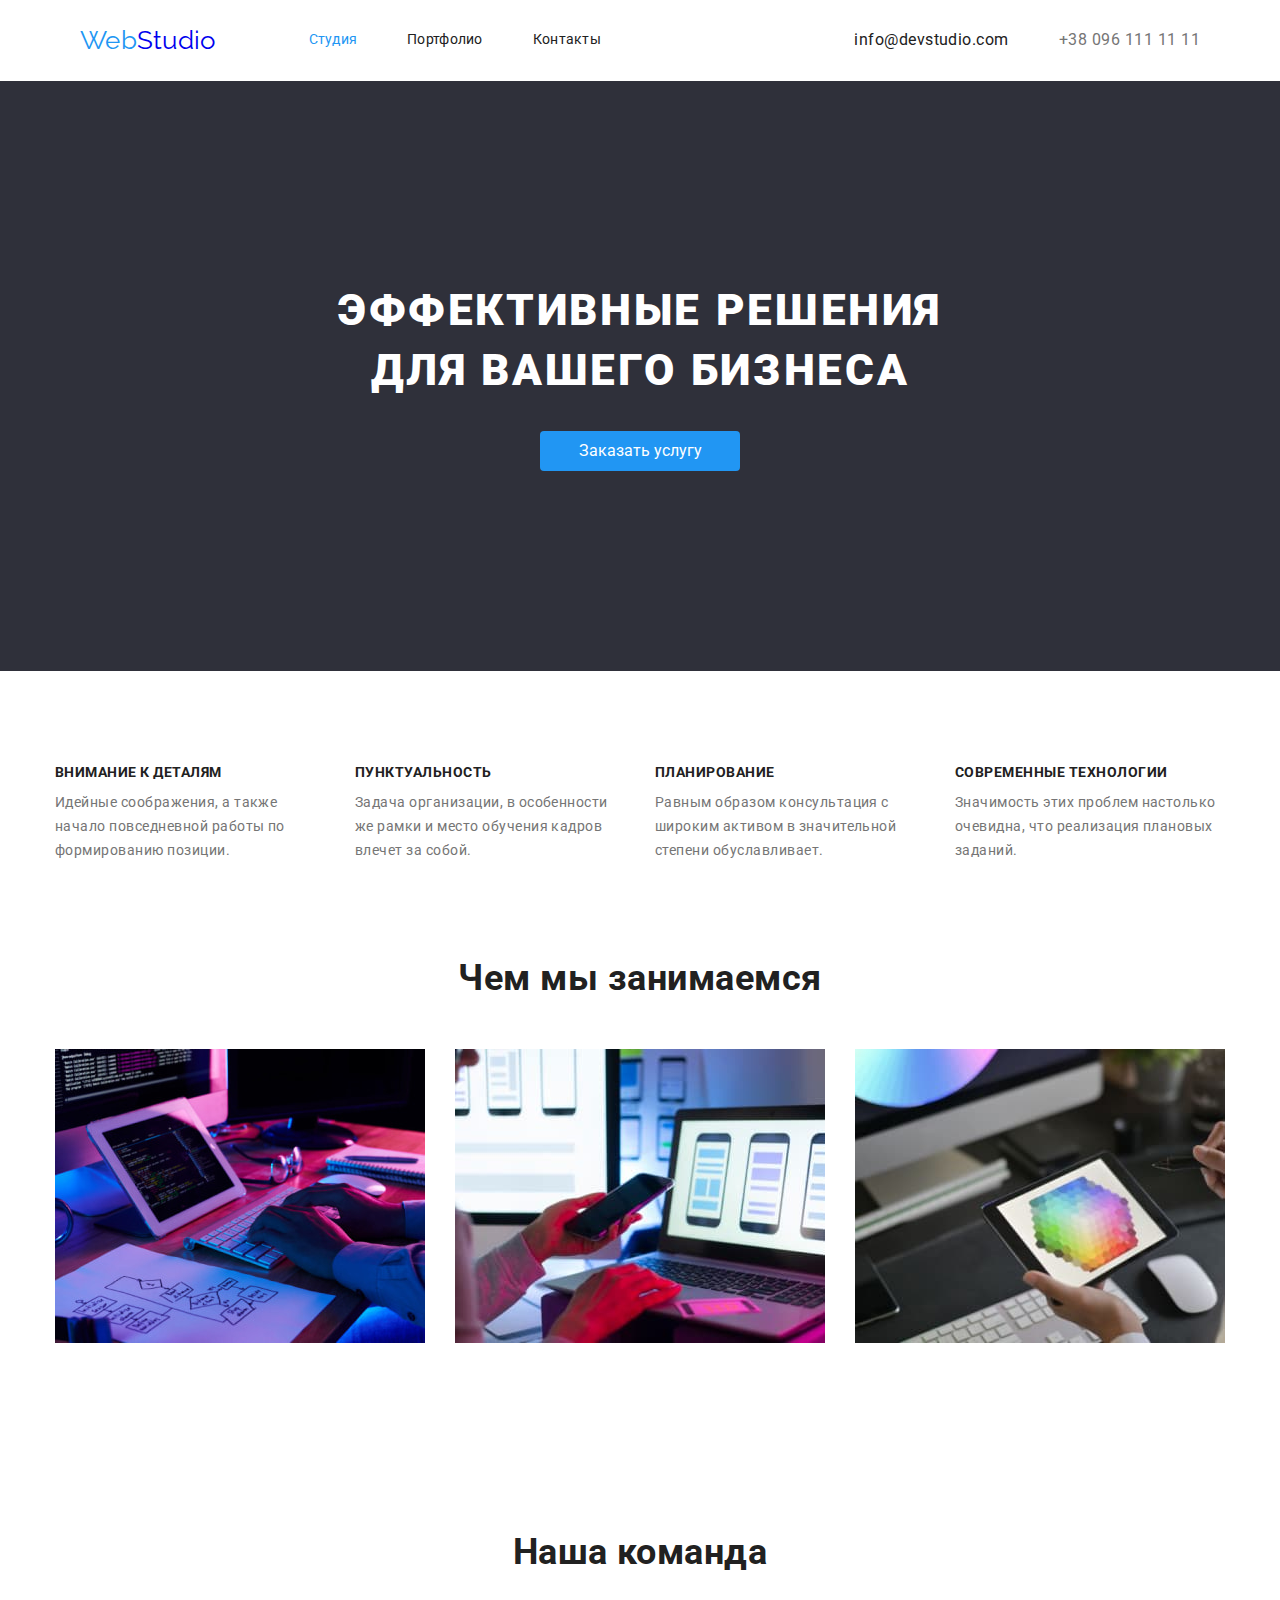
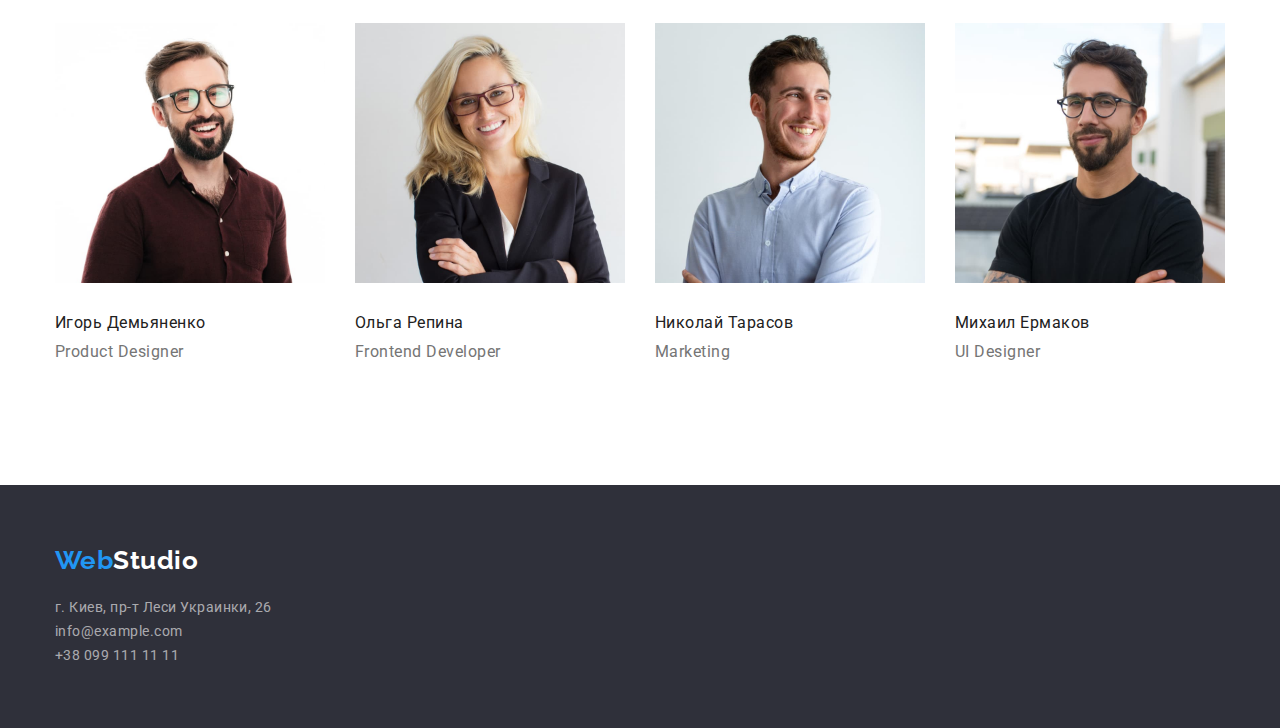
<file: index.html>
<!DOCTYPE html>
<html lang="ru">
  <head>
    <meta charset="UTF-8" />
    <meta name="viewport" content="width=device-width, initial-scale=1.0" />
    <link
      href="https://fonts.googleapis.com/css2?family=Raleway:wght@700&family=Roboto:wght@500;700&display=swap"
      rel="stylesheet"
    />
    <link rel="stylesheet" href="./css/modernnormalize.css" />
    <link rel="stylesheet" href="./css/styles.css" />
    <title>Document</title>
  </head>
  <body>
    <header>
      <!-- главная навигация -->
      <div class="container">
        <div class="flexbox-header">
          <nav class="nav">
            <a class="logo" href="./index.html"
              ><span class="web">Web</span>Studio</a
            >
            <ul class="list list-flexbox">
              <li class="item"><a class="link current" href="">Студия</a></li>
              <li class="item">
                <a class="link" href="./portfolio.html">Портфолио</a>
              </li>
              <li class="item">
                <a class="link" href="#contacts">Контакты</a>
              </li>
            </ul>
          </nav>

          <address class="address">
            <a class="link" href="mailto:info@devstudio.com"
              >info@devstudio.com</a
            >
            <br />
            <a class="telephone-link link" href="tel:+380961111111"
              >+38 096 111 11 11</a
            >
          </address>
        </div>
      </div>
    </header>
    <main>
      <article>
        <!-- герой -->
        <section class="hero">
          <div class="container hero-section">
            <h1 class="hero-title">ЭФФЕКТИВНЫЕ РЕШЕНИЯ ДЛЯ ВАШЕГО БИЗНЕСА</h1>
            <button class="button" type="button">Заказать услугу</button>
          </div>
        </section>
        <!-- особенности компании -->
        <section class="section">
          <div class="container">
            <h2 class="title-hidden">ОСОБЕННОСТИ</h2>
            <ul class="list flexbox">
              <li class="item-special">
                <h3 class="title-small-section">ВНИМАНИЕ К ДЕТАЛЯМ</h3>
                <p class="text special-section">
                  Идейные соображения, а также начало повседневной работы по
                  формированию позиции.
                </p>
              </li>
              <li class="item-special">
                <h3 class="title-small-section">ПУНКТУАЛЬНОСТЬ</h3>
                <p class="text special-section">
                  Задача организации, в особенности же рамки и место обучения
                  кадров влечет за собой.
                </p>
              </li>
              <li class="item-special">
                <h3 class="title-small-section">ПЛАНИРОВАНИЕ</h3>
                <p class="text special-section">
                  Равным образом консультация с широким активом в значительной
                  степени обуславливает.
                </p>
              </li>
              <li class="item-special">
                <h3 class="title-small-section">СОВРЕМЕННЫЕ ТЕХНОЛОГИИ</h3>
                <p class="text special-section">
                  Значимость этих проблем настолько очевидна, что реализация
                  плановых заданий.
                </p>
              </li>
            </ul>
          </div>
        </section>
        <!-- чем занимается компания -->
        <section class="section no-padding">
          <div class="container">
            <h2 class="title-section">Чем мы занимаемся</h2>
            <ul class="list flexbox">
              <li class="item-company">
                <a href="">
                  <img
                    src="./images/img.jpg"
                    alt="кодирование"
                    width="370"
                    height="295"
                  />
                </a>
              </li>
              <li class="item-company">
                <a href="">
                  <img
                    src="./images/box2.jpg"
                    alt="создание мобильных приложений"
                    width="370"
                    height="295"
                  />
                </a>
              </li>
              <li class="item-company">
                <a href="">
                  <img
                    src="./images/box3.jpg"
                    alt="палитра цветов"
                    width="370"
                    height="295"
                  />
                </a>
              </li>
            </ul>
          </div>
        </section>
        <!-- фото и ссылки на команду -->
        <section class="section">
          <div class="container">
            <h2 class="title-section">Наша команда</h2>
            <ul class="list flexbox">
              <li class="item-special">
                <a href="">
                  <img
                    class="team-image"
                    src="./images/imgteam1.jpg"
                    alt="Игорь Демьяненко"
                    width="270"
                    height="260"
                  />
                </a>
                <h3 class="title-team">Игорь Демьяненко</h3>
                <p class="text text-team">Product Designer</p>
              </li>
              <li class="item-special">
                <a href="">
                  <img
                    class="team-image"
                    src="./images/imgteam2.jpg"
                    alt="Ольга Репина"
                    width="270"
                    height="260"
                  />
                </a>
                <h3 class="title-team">Ольга Репина</h3>
                <p class="text text-team">Frontend Developer</p>
              </li>
              <li class="item-special">
                <a href="">
                  <img
                    class="team-image"
                    src="./images/imgteam3.jpg"
                    alt="Николай Тарасов"
                    width="270"
                    height="260"
                  />
                </a>
                <h3 class="title-team">Николай Тарасов</h3>
                <p class="text text-team">Marketing</p>
              </li>
              <li class="item-special">
                <a href="">
                  <img
                    class="team-image"
                    src="./images/imgteam4.jpg"
                    alt="Михаил Ермаков"
                    width="270"
                    height="260"
                  />
                </a>
                <h3 class="title-team">Михаил Ермаков</h3>
                <p class="text text-team">UI Designer</p>
              </li>
            </ul>
          </div>
        </section>
      </article>
    </main>
    <footer class="footer">
      <!-- футер -->
      <div class="container">
        <h2 class="logo title-footer"><span class="web">Web</span>Studio</h2>
        <address class="text-address" id="contacts">
          г. Киев, пр-т Леси Украинки, 26 <br />
          info@example.com <br />
          +38 099 111 11 11
        </address>
      </div>
    </footer>
  </body>
</html>
</file>
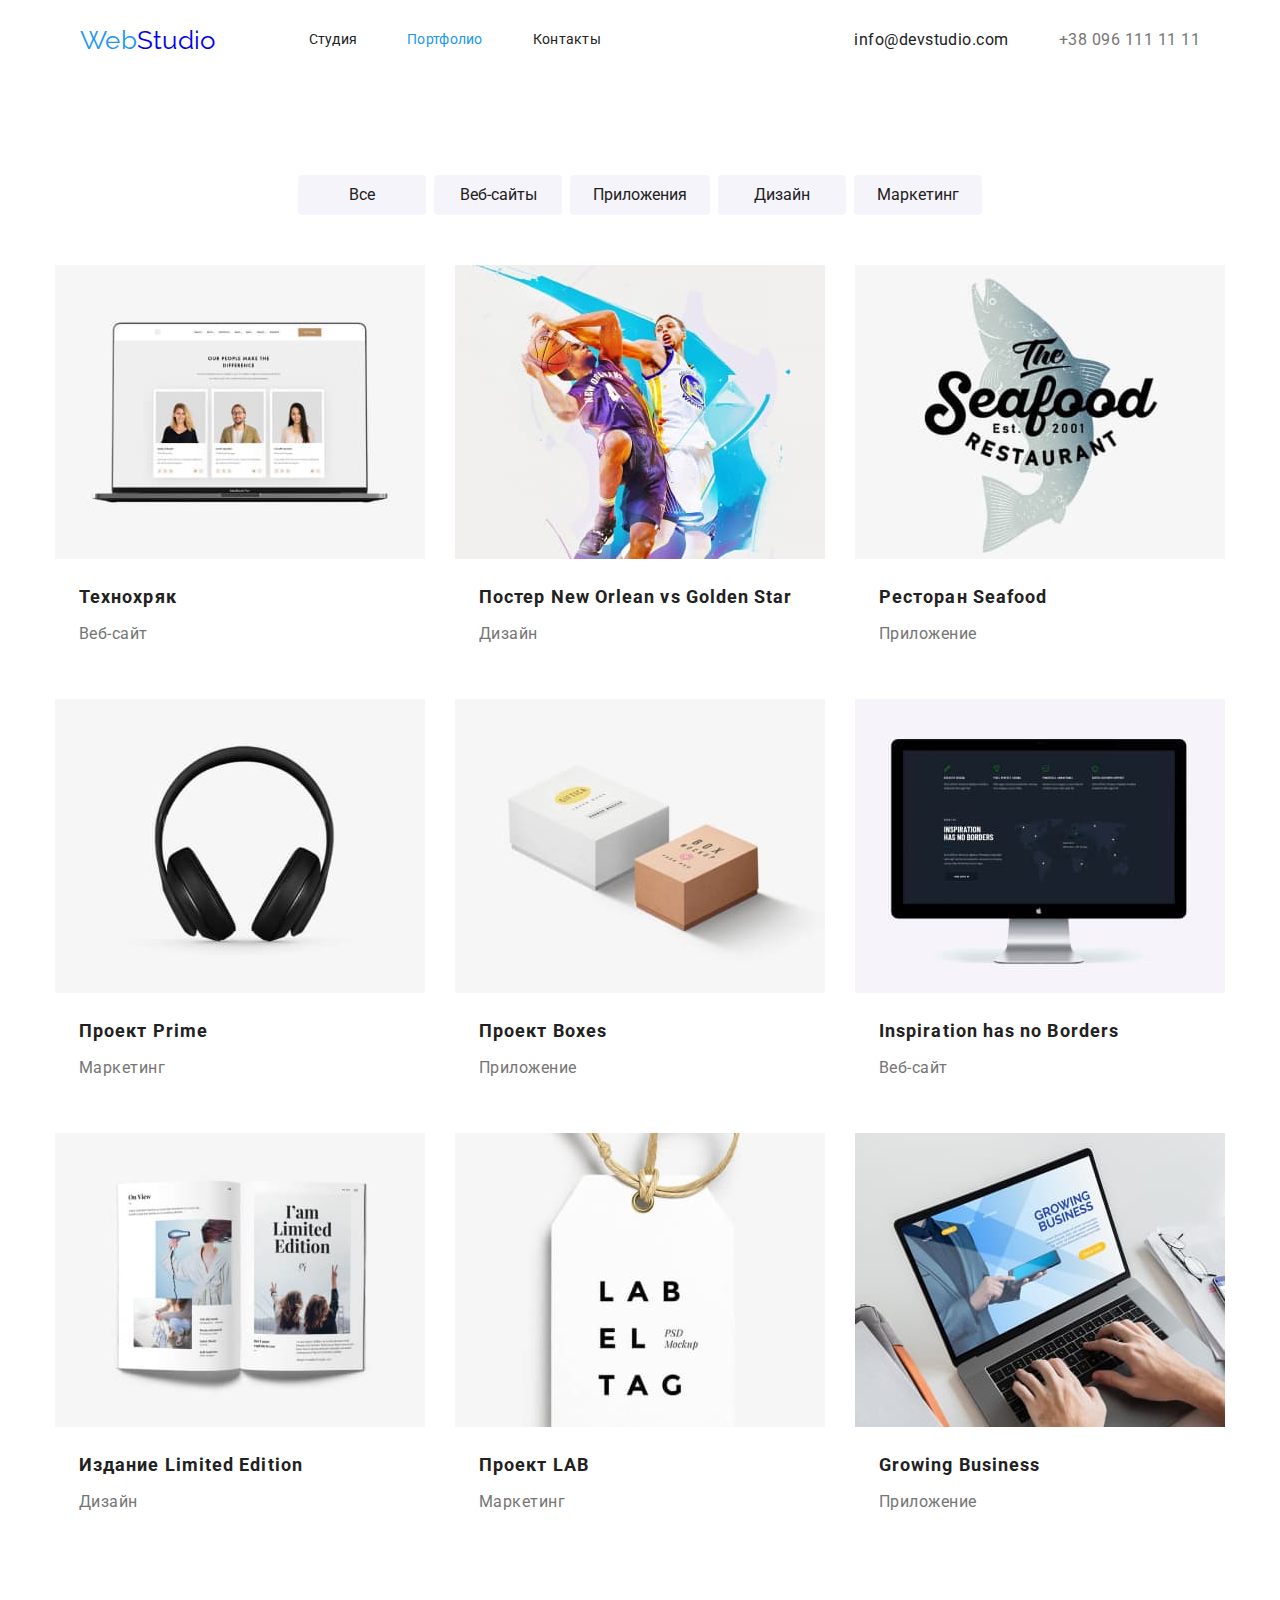
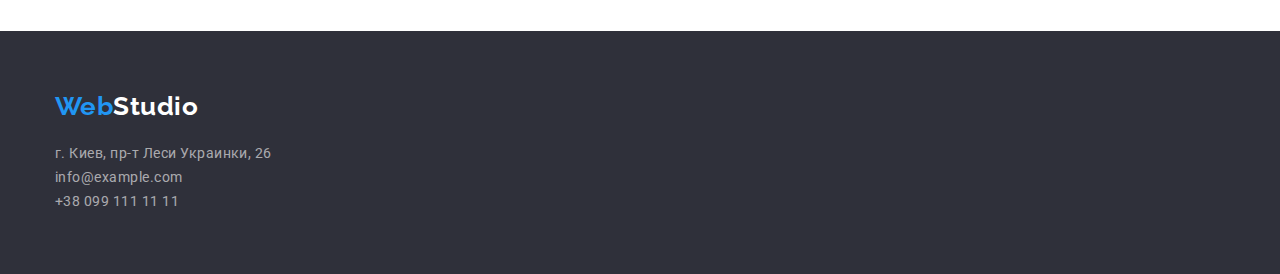
<file: portfolio.html>
<!DOCTYPE html>
<html lang="ru">
  <head>
    <meta charset="UTF-8" />
    <meta name="viewport" content="width=device-width, initial-scale=1.0" />
    <link
      href="https://fonts.googleapis.com/css2?family=Raleway:wght@700&family=Roboto:wght@500;700&display=swap"
      rel="stylesheet"
    />
    <link rel="stylesheet" href="./css/modernnormalize.css" />
    <link rel="stylesheet" href="./css/styles.css" />
    <title>Document</title>
  </head>
  <body>
    <header>
      <!-- главная навигация -->
      <div class="container padding-portfolio">
        <div class="flexbox-header">
          <nav class="nav">
            <a class="logo" href="./index.html"
              ><span class="web">Web</span>Studio</a
            >
            <ul class="list list-flexbox">
              <li class="item">
                <a class="link" href="./index.html">Студия</a>
              </li>
              <li class="item">
                <a class="link current" href="./portfolio.html">Портфолио</a>
              </li>
              <li class="item">
                <a class="link" href="#contacts">Контакты</a>
              </li>
            </ul>
          </nav>

          <address class="address">
            <a class="link" href="mailto:info@devstudio.com"
              >info@devstudio.com</a
            >
            <br />
            <a class="telephone-link link" href="tel:+380961111111"
              >+38 096 111 11 11</a
            >
          </address>
        </div>
      </div>
    </header>
    <main>
      <article>
        <!--фильтр -->
        <div class="container padding-portfolio">
          <ul class="list flexbox-buttonport">
            <li class="item-button">
              <button class="button-port" type="button">Все</button>
            </li>
            <li class="item-button">
              <button class="button-port" type="button">Веб-сайты</button>
            </li>
            <li class="item-button">
              <button class="button-port" type="button">Приложения</button>
            </li>
            <li class="item-button">
              <button class="button-port" type="button">Дизайн</button>
            </li>
            <li class="item-button">
              <button class="button-port" type="button">Маркетинг</button>
            </li>
          </ul>
          <section>
            <!-- список приложений  -->
            <ul class="list flexbox-app">
              <li class="item-app">
                <a href=""
                  ><img
                    src="./images/img-porrtf-1.jpg"
                    alt="иконки"
                    width="370"
                    height="295"
                  />
                  <div class="text-container">
                    <h2 class="title-app">Технохряк</h2>
                    <p class="text-app">Веб-сайт</p>
                  </div>
                </a>
              </li>
              <li class="item-app">
                <a href=""
                  ><img
                    src="./images/img-porrtf-2.jpg"
                    alt="баскетболисты"
                    width="370"
                    height="295"
                  />
                  <div class="text-container">
                    <h2 class="title-app">Постер New Orlean vs Golden Star</h2>
                    <p class="text-app">Дизайн</p>
                  </div>
                </a>
              </li>
              <li class="item-app">
                <a href=""
                  ><img
                    src="./images/img-porrtf-3.jpg"
                    alt="логотип"
                    width="370"
                    height="295"
                  />
                  <div class="text-container">
                    <h2 class="title-app">Ресторан Seafood</h2>
                    <p class="text-app">Приложение</p>
                  </div>
                </a>
              </li>
              <li class="item-app">
                <a href=""
                  ><img
                    src="./images/img-porrtf-4.jpg"
                    alt="наушники"
                    width="370"
                    height="295"
                  />
                  <div class="text-container">
                    <h2 class="title-app">Проект Prime</h2>
                    <p class="text-app">Маркетинг</p>
                  </div>
                </a>
              </li>
              <li class="item-app">
                <a href=""
                  ><img
                    src="./images/img-porrtf-5.jpg"
                    alt="коробки"
                    width="370"
                    height="295"
                  />
                  <div class="text-container">
                    <h2 class="title-app">Проект Boxes</h2>
                    <p class="text-app">Приложение</p>
                  </div>
                </a>
              </li>
              <li class="item-app">
                <a href=""
                  ><img
                    src="./images/img-porrtf-6.jpg"
                    alt="экран-компьютера"
                    width="370"
                    height="295"
                  />
                  <div class="text-container">
                    <h2 class="title-app">Inspiration has no Borders</h2>
                    <p class="text-app">Веб-сайт</p>
                  </div>
                </a>
              </li>
              <li class="item-app">
                <a href=""
                  ><img
                    src="./images/img-porrtf-7.jpg"
                    alt="книга"
                    width="370"
                    height="295"
                  />
                  <div class="text-container">
                    <h2 class="title-app">Издание Limited Edition</h2>
                    <p class="text-app">Дизайн</p>
                  </div>
                </a>
              </li>
              <li class="item-app">
                <a href=""
                  ><img
                    src="./images/img-porrtf-8.jpg"
                    alt="бирка"
                    width="370"
                    height="295"
                  />
                  <div class="text-container">
                    <h2 class="title-app">Проект LAB</h2>
                    <p class="text-app">Маркетинг</p>
                  </div>
                </a>
              </li>
              <li class="item-app">
                <a href=""
                  ><img
                    src="./images/img-porrtf-9.jpg"
                    alt="ноутбук"
                    width="370"
                    height="295"
                  />
                  <div class="text-container">
                    <h2 class="title-app">Growing Business</h2>
                    <p class="text-app">Приложение</p>
                  </div>
                </a>
              </li>
            </ul>
          </section>
        </div>
      </article>
    </main>
    <footer class="footer">
      <!-- футер -->
      <div class="container">
        <h2 class="logo title-footer"><span class="web">Web</span>Studio</h2>
        <address class="text-address" id="contacts">
          г. Киев, пр-т Леси Украинки, 26 <br />
          info@example.com <br />
          +38 099 111 11 11
        </address>
      </div>
    </footer>
  </body>
</html>
</file>
<file: css/styles.css>
:root {
  --primary-text-color: #757575;
  --title-text-color: #212121;
  --accent-color: #2196f3;
  --background-color: #ffffff;
  --background-hero-color: #2f303a;
  --our-team-back-color: #f5f4fa;
  --footer-back-color: #000000;
}

body {
  font-family: Roboto, serif;
  letter-spacing: 0.03em;

  color: var(--primary-text-color);
}

/* утилиты */

h2,
h3 {
  color: var(--title-text-color);
}

.list {
  list-style: none;
  margin: 0;
  padding: 0;
}

a {
  text-decoration: none;
}

img {
  display: block;
  max-width: 100%;
  height: auto;
}

.flexbox {
  display: flex;
}

/* главная навигация */

.container {
  margin-left: auto;
  margin-right: auto;
  width: 1200px;
  padding-left: 15px;
  padding-right: 15px;
}

.flexbox-header {
  display: flex;
  padding: 25px;
}

.flexbox-header > .address {
  margin-left: auto;
}

.nav {
  display: flex;

  font-size: 14px;
  line-height: 1.14;
  letter-spacing: 0.02em;
}

.nav > .logo {
  margin-right: 93px;
}

.logo {
  font-family: Raleway, sans-serif;
  font-size: 26px;
  line-height: 1.19;
}

.list-flexbox {
  display: flex;
  align-items: center;
}

.list-flexbox > .item:not(:last-child) {
  margin-right: 50px;
}

.link {
  color: var(--title-text-color);
}

.link:hover,
.link:focus,
.current,
.web {
  color: var(--accent-color);
}

.address {
  display: flex;
  align-items: center;

  font-style: normal;
}

.address > .link:not(:last-child) {
  margin-right: 50px;
}

.telephone-link {
  color: inherit;
}

/* герой */

.hero {
  text-align: center;

  color: var(--background-color);
  background-color: var(--background-hero-color);
}

.hero-section {
  padding-top: 200px;
  padding-bottom: 200px;
  margin-left: auto;
  margin-right: auto;
  max-width: 696px;
}

.hero-title {
  margin-top: 0;
  margin-bottom: 30px;

  font-weight: 900;
  font-size: 44px;
  line-height: 1.36;
  letter-spacing: 0.06em;
}

.button {
  display: inline-block;
  padding: 10px 32px;
  border-radius: 4px;
  border: 1px solid transparent;
  min-width: 200px;

  color: var(--background-color);
  background-color: var(--accent-color);

  text-align: center;
}

/* особенности компании */

.section {
  padding-top: 94px;
  padding-bottom: 94px;
}

.flexbox > .item-special:not(:last-child) {
  margin-right: 30px;
}

.flexbox > .item-special {
  width: calc((100% - 3 * 30px) / 4);
}

.title-hidden {
  margin: 0px;
  display: none;
}

.title-small-section {
  margin-top: 0px;
  margin-bottom: 10px;

  font-weight: 700;
  font-size: 14px;
  line-height: 1.14;
}

.special-section,
.text-address {
  font-size: 14px;
  line-height: 1.71;
}

.text {
  margin-top: 0px;
  margin-bottom: 0px;
}

/* чем занимается компания */

.section.no-padding {
  padding-top: 0px;
}

.title-section {
  margin-top: 0;
  margin-bottom: 50px;

  font-weight: 700;
  font-size: 36px;
  line-height: 1.17;
  text-align: center;
}

.flexbox > .item-company:not(:last-child) {
  margin-right: 30px;
}

.flexbox > .item-company {
  width: calc((100% - 2 * 30px) / 3);
}

/* фото и ссылки на команду */

.team-image {
  margin-bottom: 30px;
}

.title-team {
  margin-top: 0px;
  margin-bottom: 10px;

  font-weight: normal;
  font-size: 16px;
  line-height: 1.19;
}

.text-team {
  font-size: 16px;
  line-height: 1.19;
  margin-bottom: 30px;
}

/* футер */

.footer {
  padding-top: 60px;
  padding-bottom: 60px;

  background-color: var(--background-hero-color);
}

.title-footer {
  margin-top: 0px;
  margin-bottom: 20px;

  color: var(--background-color);
}

.footer .text-address {
  font-style: normal;
  color: rgba(255, 255, 255, 0.6);
}

/* портфолио */

.padding-portfolio {
  padding-bottom: 94px;
}
/* фильтр */

.flexbox-buttonport {
  display: flex;
  justify-content: center;
  padding-bottom: 50px;
}

.flexbox-buttonport > .item-button:not(:last-child) {
  margin-right: 8px;
}

.button-port {
  display: inline-block;
  border: 1px solid transparent;
  border-radius: 4px;
  padding: 6px 22px;
  min-width: 128px;

  color: var(--title-text-color);
  background-color: var(--our-team-back-color);

  font-size: 16px;
  line-height: 1.63;
  text-align: center;
}

.button-port:hover,
.button-port:focus {
  color: var(--background-color);
  background-color: var(--accent-color);
}

/* список приложений */

.flexbox-app {
  display: flex;
  flex-wrap: wrap;
}

.item-app {
  width: calc((100% - 2 * 30px) / 3);
}

.item-app:not(:nth-of-type(3n)) {
  margin-right: 30px;
}

.flexbox-app > .item-app:nth-of-type(-n + 6) {
  margin-bottom: 30px;
}

.text-container {
  padding: 20px 24px;
}

.title-app {
  margin-top: 0px;
  margin-bottom: 4px;

  font-weight: 700;
  font-size: 18px;
  line-height: 2;
  letter-spacing: 0.06em;

  color: var(--title-text-color);
}

.text-app {
  margin-top: 0px;
  margin-bottom: 0px;

  font-size: 16px;
  line-height: 1.88;

  color: var(--primary-text-color);
}
</file>
<file: css/modernnormalize.css>
/*! modern-normalize v0.7.0 | MIT License | https://github.com/sindresorhus/modern-normalize */

/*
Document
========
*/

/**
Use a better box model (opinionated).
*/

*,
*::before,
*::after {
  box-sizing: border-box;
}

/**
Use a more readable tab size (opinionated).
*/

:root {
  -moz-tab-size: 4;
  tab-size: 4;
}

/**
1. Correct the line height in all browsers.
2. Prevent adjustments of font size after orientation changes in iOS.
*/

html {
  line-height: 1.15; /* 1 */
  -webkit-text-size-adjust: 100%; /* 2 */
}

/*
Sections
========
*/

/**
Remove the margin in all browsers.
*/

body {
  margin: 0;
}

/**
Improve consistency of default fonts in all browsers. (https://github.com/sindresorhus/modern-normalize/issues/3)
*/

body {
  font-family: system-ui, -apple-system,
    /* Firefox supports this but not yet `system-ui` */ "Segoe UI", Roboto,
    Helvetica, Arial, sans-serif, "Apple Color Emoji", "Segoe UI Emoji";
}

/*
Grouping content
================
*/

/**
Add the correct height in Firefox.
*/

hr {
  height: 0;
}

/*
Text-level semantics
====================
*/

/**
Add the correct text decoration in Chrome, Edge, and Safari.
*/

abbr[title] {
  text-decoration: underline dotted;
}

/**
Add the correct font weight in Edge and Safari.
*/

b,
strong {
  font-weight: bolder;
}

/**
1. Improve consistency of default fonts in all browsers. (https://github.com/sindresorhus/modern-normalize/issues/3)
2. Correct the odd 'em' font sizing in all browsers.
*/

code,
kbd,
samp,
pre {
  font-family: ui-monospace, SFMono-Regular, Consolas, "Liberation Mono", Menlo,
    monospace; /* 1 */
  font-size: 1em; /* 2 */
}

/**
Add the correct font size in all browsers.
*/

small {
  font-size: 80%;
}

/**
Prevent 'sub' and 'sup' elements from affecting the line height in all browsers.
*/

sub,
sup {
  font-size: 75%;
  line-height: 0;
  position: relative;
  vertical-align: baseline;
}

sub {
  bottom: -0.25em;
}

sup {
  top: -0.5em;
}

/*
Forms
=====
*/

/**
1. Change the font styles in all browsers.
2. Remove the margin in Firefox and Safari.
*/

button,
input,
optgroup,
select,
textarea {
  font-family: inherit; /* 1 */
  font-size: 100%; /* 1 */
  line-height: 1.15; /* 1 */
  margin: 0; /* 2 */
}

/**
Remove the inheritance of text transform in Edge and Firefox.
1. Remove the inheritance of text transform in Firefox.
*/

button,
select {
  /* 1 */
  text-transform: none;
}

/**
Correct the inability to style clickable types in iOS and Safari.
*/

button,
[type="button"],
[type="reset"],
[type="submit"] {
  -webkit-appearance: button;
}

/**
Remove the inner border and padding in Firefox.
*/

::-moz-focus-inner {
  border-style: none;
  padding: 0;
}

/**
Restore the focus styles unset by the previous rule.
*/

:-moz-focusring {
  outline: 1px dotted ButtonText;
}

/**
Remove the additional ':invalid' styles in Firefox.
See: https://github.com/mozilla/gecko-dev/blob/2f9eacd9d3d995c937b4251a5557d95d494c9be1/layout/style/res/forms.css#L728-L737
*/

:-moz-ui-invalid {
  box-shadow: none;
}

/**
Remove the padding so developers are not caught out when they zero out 'fieldset' elements in all browsers.
*/

legend {
  padding: 0;
}

/**
Add the correct vertical alignment in Chrome and Firefox.
*/

progress {
  vertical-align: baseline;
}

/**
Correct the cursor style of increment and decrement buttons in Safari.
*/

::-webkit-inner-spin-button,
::-webkit-outer-spin-button {
  height: auto;
}

/**
1. Correct the odd appearance in Chrome and Safari.
2. Correct the outline style in Safari.
*/

[type="search"] {
  -webkit-appearance: textfield; /* 1 */
  outline-offset: -2px; /* 2 */
}

/**
Remove the inner padding in Chrome and Safari on macOS.
*/

::-webkit-search-decoration {
  -webkit-appearance: none;
}

/**
1. Correct the inability to style clickable types in iOS and Safari.
2. Change font properties to 'inherit' in Safari.
*/

::-webkit-file-upload-button {
  -webkit-appearance: button; /* 1 */
  font: inherit; /* 2 */
}

/*
Interactive
===========
*/

/*
Add the correct display in Chrome and Safari.
*/

summary {
  display: list-item;
}
</file>
